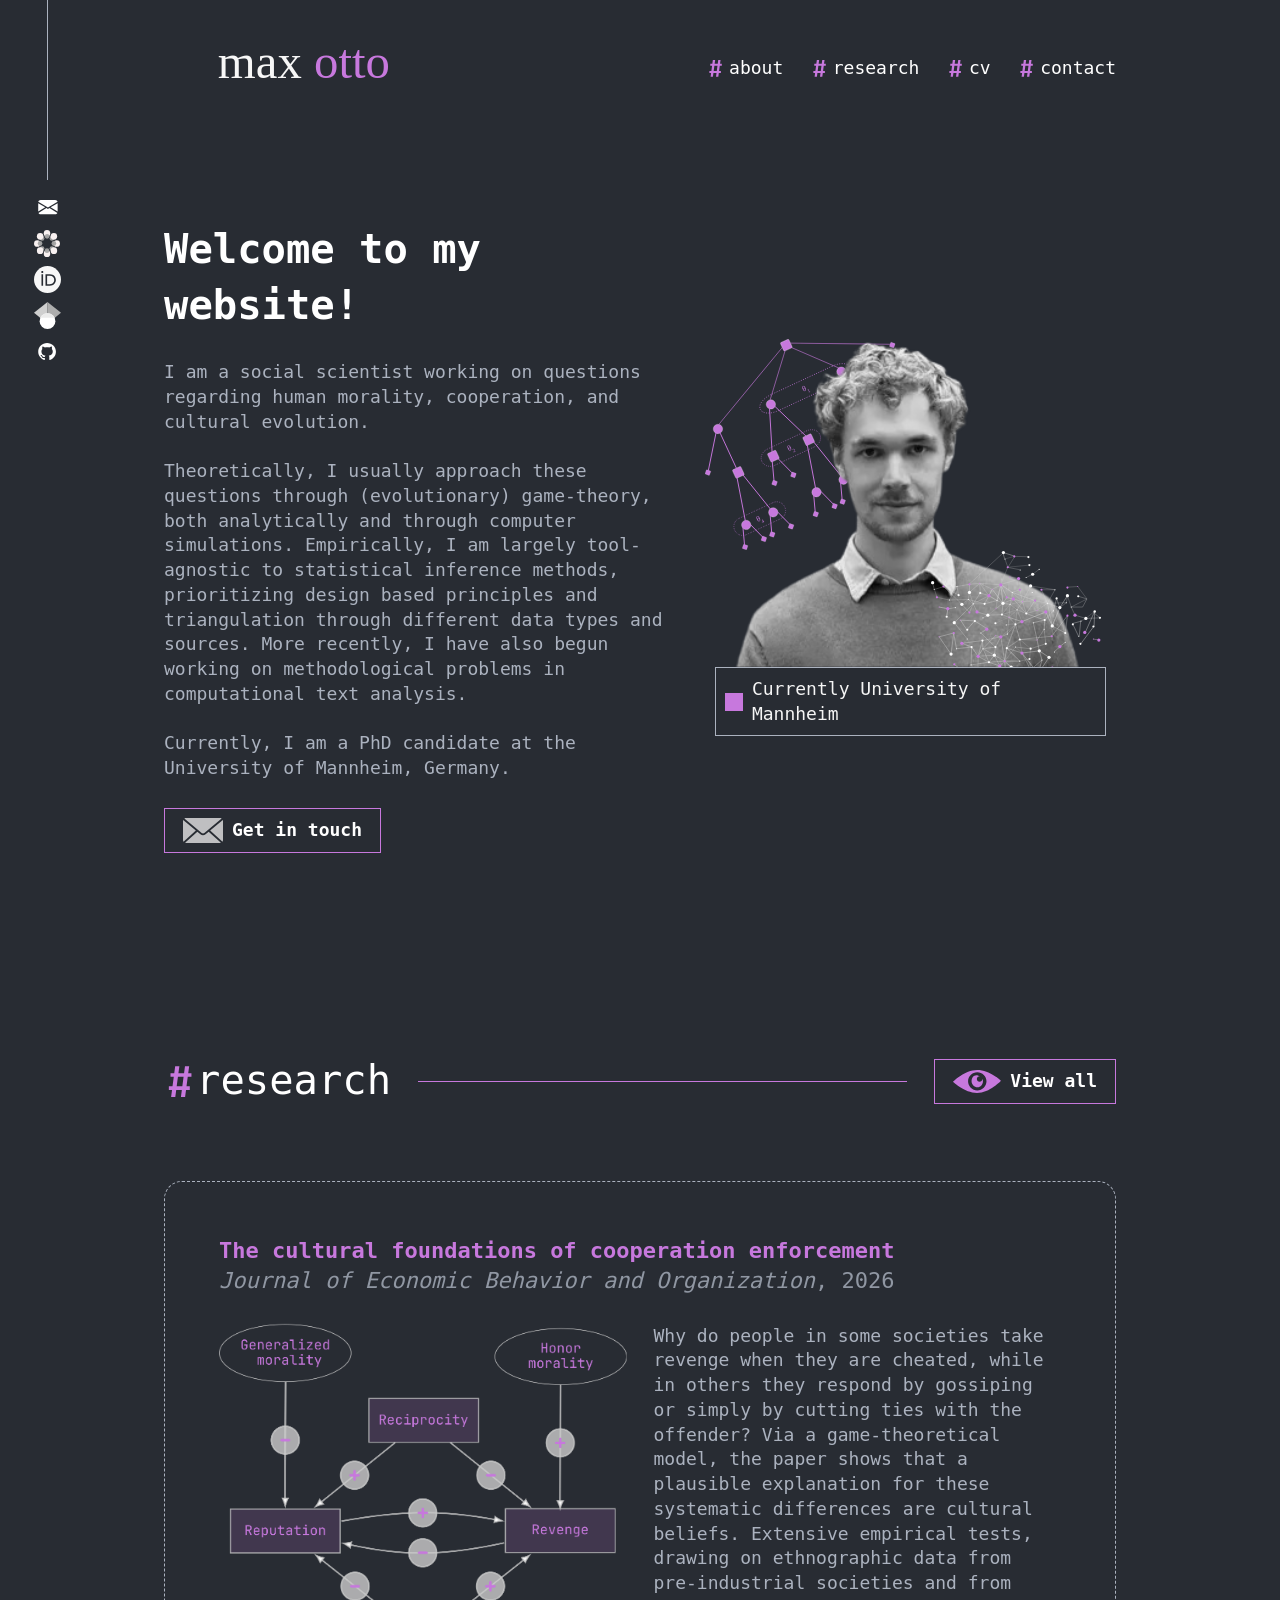
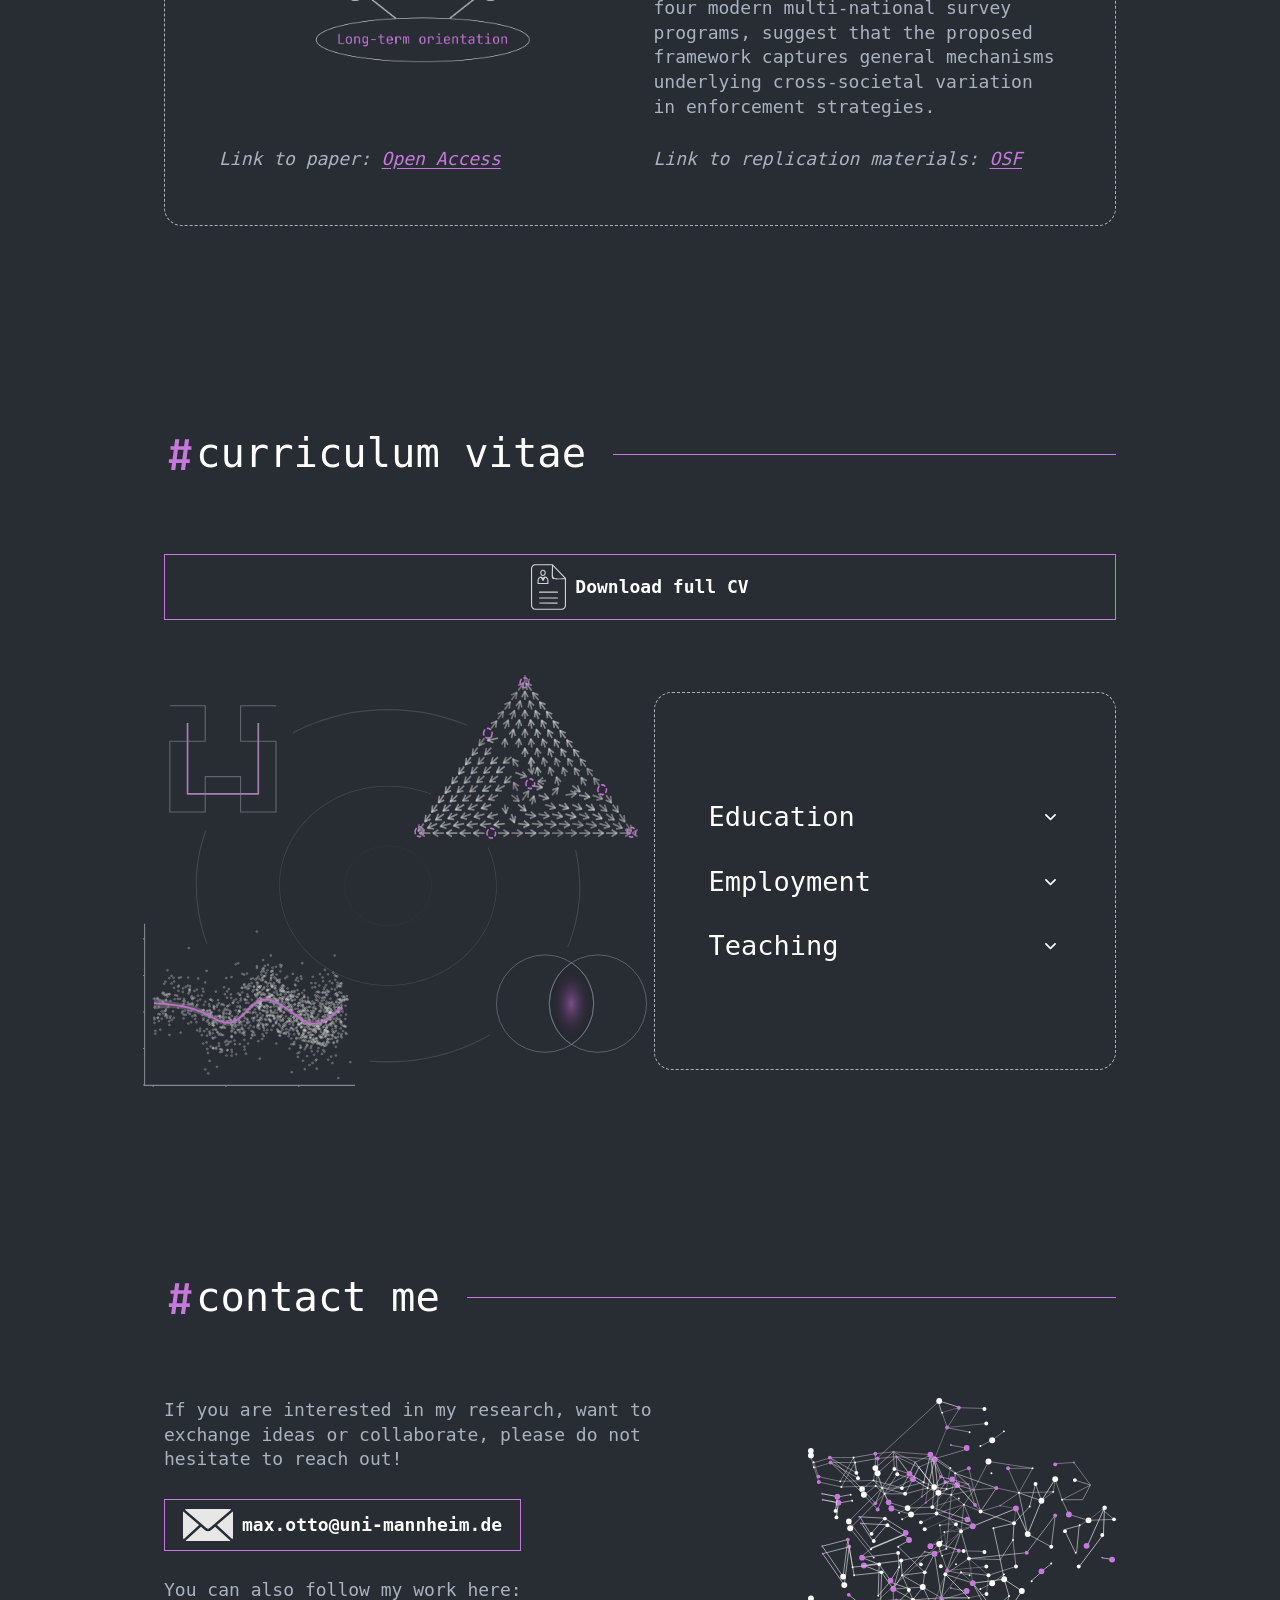
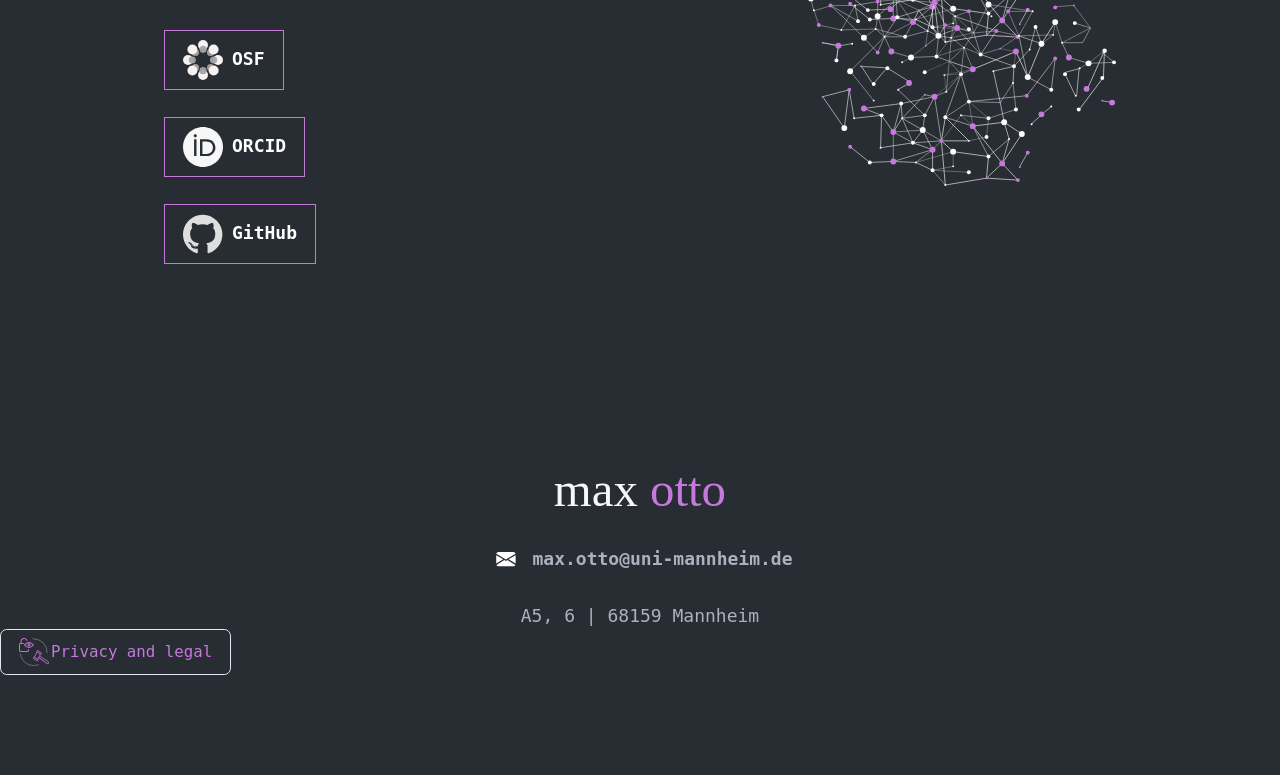
<file: index.html>
<!doctype html>
<html lang="en">
<head>
  <meta charset="utf-8">
  <meta name="viewport" content="width=device-width, initial-scale=1">
  <title>Max Otto</title>
  <meta name="description" content="I am a social scientist working on questions regarding human morality, cooperation, and cultural evolution.">

  <!-- Preview card when the link is shared (LinkedIn, Mastodon, Slack, ...) -->
  <meta property="og:type" content="website">
  <meta property="og:url" content="https://max-otto.com/">
  <meta property="og:title" content="Max Otto">
  <meta property="og:site_name" content="Max Otto">
  <meta property="og:description" content="I am a social scientist working on questions regarding human morality, cooperation, and cultural evolution.">
  <meta property="og:image" content="https://max-otto.com/images/headshot.png">
  <meta name="twitter:card" content="summary_large_image">
  <link rel="canonical" href="https://max-otto.com/">

  <link rel="icon" href="images/favicon.svg" type="image/svg+xml">
  <link rel="icon" href="favicon.ico" sizes="any">
  <link rel="stylesheet" href="css/style.css">
  <script>document.documentElement.classList.add("js");</script>
</head>
<body>

  <!-- =====================================================================
       HEADER  (same on every page — if you change it, change it on
       research/index.html too)
       ===================================================================== -->
  <header class="site-header">
    <div class="container">
      <a class="logo" href="./" aria-label="Max Otto – home">
        <img src="images/logo.svg" alt="max otto">
      </a>
      <button class="menu-button" type="button" aria-label="Menu" aria-expanded="false" aria-controls="main-menu"><span></span></button>
      <nav class="nav" id="main-menu" aria-label="Main">
        <ul>
          <li><a href="#about" data-section="about">about</a></li>
          <li><a href="#research" data-section="research">research</a></li>
          <li><a href="#cv" data-section="cv">cv</a></li>
          <li><a href="#contact" data-section="contact">contact</a></li>
        </ul>
      </nav>
    </div>
    <div class="scroll-progress" aria-hidden="true"></div>
  </header>

  <!-- SIDE BAR: social icons on the left (only on wide screens) -->
  <aside class="side-bar" aria-label="Profiles">
    <a href="mailto:max.otto@uni-mannheim.de" title="Email"><img src="images/icons/mail-small.svg" alt="Email" data-animate="slide-down"></a>
    <a href="https://osf.io/user/7pf5k" title="OSF" target="_blank" rel="noopener"><img src="images/icons/osf.svg" alt="OSF" data-animate="slide-down"></a>
    <a href="https://orcid.org/0009-0001-8440-5640" title="ORCID" target="_blank" rel="noopener"><img src="images/icons/orcid.svg" alt="ORCID" data-animate="slide-down"></a>
    <a href="https://scholar.google.de/citations?user=1wVsFIYAAAAJ&amp;hl=en" title="Google Scholar" target="_blank" rel="noopener"><img src="images/icons/google-scholar.svg" alt="Google Scholar" data-animate="slide-down"></a>
    <a href="https://github.com/maxotto-socsci" title="GitHub" target="_blank" rel="noopener"><img src="images/icons/github-small.svg" alt="GitHub" data-animate="slide-down"></a>
  </aside>


  <main>

    <!-- =================================================================
         ABOUT
         ================================================================= -->
    <section class="section hero" id="about">
      <div class="container">
        <div class="hero-grid">

          <div class="hero-text">
            <h1 data-animate="slide-down">Welcome to my<br>website!</h1>

            <div class="hero-intro" data-animate="zoom">
              <p>I am a social scientist working on questions regarding human morality, cooperation, and cultural evolution.</p>
              <p>Theoretically, I usually approach these questions through (evolutionary) game-theory, both analytically and through computer simulations. Empirically, I am largely tool-agnostic to statistical inference methods, prioritizing design based principles and triangulation through different data types and sources. More recently, I have also begun working on methodological problems in computational text analysis.</p>
              <p>Currently, I am a PhD candidate at the University of Mannheim, Germany.</p>
            </div>

            <a class="button" href="mailto:max.otto@uni-mannheim.de">
              <img src="images/icons/mail.svg" alt="" width="40" height="25" data-animate="slide-down">
              <span>Get in touch</span>
            </a>
          </div>

          <div class="portrait">
            <div class="portrait-image">
              <img class="headshot" src="images/headshot.png" alt="Portrait of Max Otto" width="375" height="328" data-animate="slide-down">
              <img class="overlay-game-tree" src="images/hero-game-tree.svg" alt="">
              <img class="overlay-network" src="images/network.svg" alt="">
            </div>
            <p class="status-badge" data-animate="slide-up">Currently University of Mannheim</p>
          </div>

        </div>
      </div>
    </section>


    <!-- =================================================================
         RESEARCH (highlight — the full list is on research/index.html)
         ================================================================= -->
    <section class="section" id="research">
      <div class="container">
        <div class="section-heading">
          <h2 class="section-title">research</h2>
          <hr class="section-line" data-animate="slide-right">
          <a class="button" href="research/">
            <img src="images/icons/eye.svg" alt="" width="48" height="23" data-animate="slide-down">
            <span>View all</span>
          </a>
        </div>

        <!-- ===== PAPER (copy from here ... ===== -->
        <article class="paper">
          <header class="paper-header">
            <h3 class="paper-title">The cultural foundations of cooperation enforcement</h3>
            <p class="paper-meta"><em>Journal of Economic Behavior and Organization</em>, 2026</p>
          </header>
          <img class="paper-image" src="images/research/jebo-2026-dag.png" alt="Diagram of the model: generalized and honor morality, reciprocity, reputation, revenge and long-term orientation" data-animate="slide-down">
          <p class="paper-abstract">Why do people in some societies take revenge when they are cheated, while in others they respond by gossiping or simply by cutting ties with the offender? Via a game-theoretical model, the paper shows that a plausible explanation for these systematic differences are cultural beliefs. Extensive empirical tests, drawing on ethnographic data from pre-industrial societies and from four modern multi-national survey programs, suggest that the proposed framework captures general mechanisms underlying cross-societal variation in enforcement strategies.</p>
          <p class="paper-link">Link to paper: <a class="text-link" href="https://doi.org/10.1016/j.jebo.2026.107494">Open Access</a></p>
          <p class="paper-link">Link to replication materials: <a class="text-link" href="https://osf.io/4d53r/overview">OSF</a></p>
        </article>
        <!-- ===== ... to here) ===== -->
      </div>
    </section>


    <!-- =================================================================
         CV
         ================================================================= -->
    <section class="section" id="cv">
      <div class="container">
        <div class="section-heading">
          <h2 class="section-title">curriculum vitae</h2>
          <hr class="section-line" data-animate="slide-right">
        </div>

        <!-- To update the CV: replace files/CV_MaxOtto.pdf (keep the name) -->
        <a class="button cv-download" href="files/CV_MaxOtto.pdf">
          <img src="images/icons/cv.svg" alt="" data-animate="slide-down">
          <span>Download full CV</span>
        </a>

        <div class="cv-grid">
          <div class="cv-art">
            <img src="images/cv-shapes.svg" alt="">
          </div>

          <!-- Each <details> block is one fold-out list. Copy an <li> to add an entry. -->
          <div class="cv-box" data-animate-children="slide-up">

            <details class="cv-item" name="cv">
              <summary>Education</summary>
              <ul class="cv-list">
                <li><span class="cv-date">2022–present</span> PhD — University of Mannheim</li>
                <li><span class="cv-date">2019–22</span> M.A. Sociology — Leipzig University</li>
                <li><span class="cv-date">2018–19</span> Mathematics — Leipzig University</li>
                <li><span class="cv-date">2015–18</span> B.A. Sociology — Leipzig University</li>
              </ul>
            </details>

            <details class="cv-item" name="cv">
              <summary>Employment</summary>
              <ul class="cv-list">
                <li><span class="cv-date">2023–present</span> University of Mannheim</li>
                <li><span class="cv-date">2018–21</span> Leipzig University</li>
              </ul>
            </details>

            <details class="cv-item" name="cv">
              <summary>Teaching</summary>
              <ul class="cv-list">
                <li><span class="cv-date">2025–2026 (Fall)</span> Research Design (Tutorial; Graduate) — Mannheim</li>
                <li><span class="cv-date">2024–2026 (Fall)</span> Data analysis (Exercise; Undergraduate) — Mannheim</li>
                <li><span class="cv-date">2023–2025 (Spring)</span> Multivariate data analysis (Exercise; Undergraduate) — Mannheim</li>
                <li><span class="cv-date">2020–2021 (Spring)</span> Sociological Theory (Tutorial; Undergraduate) — Leipzig University</li>
                <li><span class="cv-date">2019–2020 (Fall)</span> Intro to scientific research (Tutorial; Undergraduate) — Leipzig University</li>
              </ul>
            </details>

          </div>
        </div>
      </div>
    </section>


    <!-- =================================================================
         CONTACT
         ================================================================= -->
    <section class="section" id="contact">
      <div class="container">
        <div class="section-heading">
          <h2 class="section-title">contact me</h2>
          <hr class="section-line" data-animate="slide-right">
        </div>

        <div class="contact-grid">
          <div class="contact-text" data-animate="slide-up">
            <p>If you are interested in my research, want to exchange ideas or collaborate, please do not hesitate to reach out!</p>
            <a class="button" href="mailto:max.otto@uni-mannheim.de">
              <img class="icon-mail" src="images/icons/mail-white.svg" alt="" data-animate="slide-down">
              <span>max.otto@uni-mannheim.de</span>
            </a>
            <p>You can also follow my work here:</p>
            <a class="button" href="https://osf.io/user/7pf5k">
              <img src="images/icons/osf.svg" alt="" data-animate="slide-down">
              <span>OSF</span>
            </a>
            <a class="button" href="https://orcid.org/0009-0001-8440-5640">
              <img src="images/icons/orcid.svg" alt="" data-animate="slide-down">
              <span>ORCID</span>
            </a>
            <a class="button" href="https://github.com/maxotto-socsci">
              <img src="images/icons/github.svg" alt="" data-animate="slide-down">
              <span>GitHub</span>
            </a>
          </div>

          <div class="contact-art" aria-hidden="true">
            <img src="images/network.svg" alt="">
            <img class="layer-small" src="images/network-small.svg" alt="">
            <img class="layer-offset" src="images/network.svg" alt="">
          </div>
        </div>
      </div>
    </section>

  </main>


  <!-- =====================================================================
       FOOTER  (same on every page)
       ===================================================================== -->
  <footer class="site-footer">
    <div class="container">
      <a class="logo" href="./" aria-label="Max Otto – home">
        <img src="images/logo.svg" alt="max otto">
      </a>
      <a class="footer-mail" href="mailto:max.otto@uni-mannheim.de">
        <img src="images/icons/mail-small.svg" alt="">
        <span>max.otto@uni-mannheim.de</span>
      </a>
      <p>A5, 6 | 68159 Mannheim</p>
    </div>

    <details class="privacy">
      <summary><img src="images/icons/privacy.svg" alt=""> Privacy and legal</summary>
      <div class="privacy-panel">
        <button class="privacy-close" type="button" aria-label="Close">×</button>
        <p><b>Privacy:</b> I do not personally collect any data of yours or use any third-party tracking scripts on this site. However, it is hosted via GitHub Pages, which may log some technical information of visitors (see the <a class="text-link" href="https://docs.github.com/en/site-policy/privacy-policies/github-general-privacy-statement">GitHub Privacy Statement</a> for details).</p>
        <p><b>Credits &amp; License:</b> The site's design was adapted from <a class="text-link" href="https://www.figma.com/community/file/1164933568884615740">@elias_dev's design</a> in the Figma Community, licensed under <a class="text-link" href="https://creativecommons.org/licenses/by/4.0/">CC BY 4.0</a>. Except when otherwise noted, all original content (text, images etc.) is © 2026 Max Otto.</p>
      </div>
    </details>
  </footer>

  <script src="js/main.js"></script>
</body>
</html>
</file>
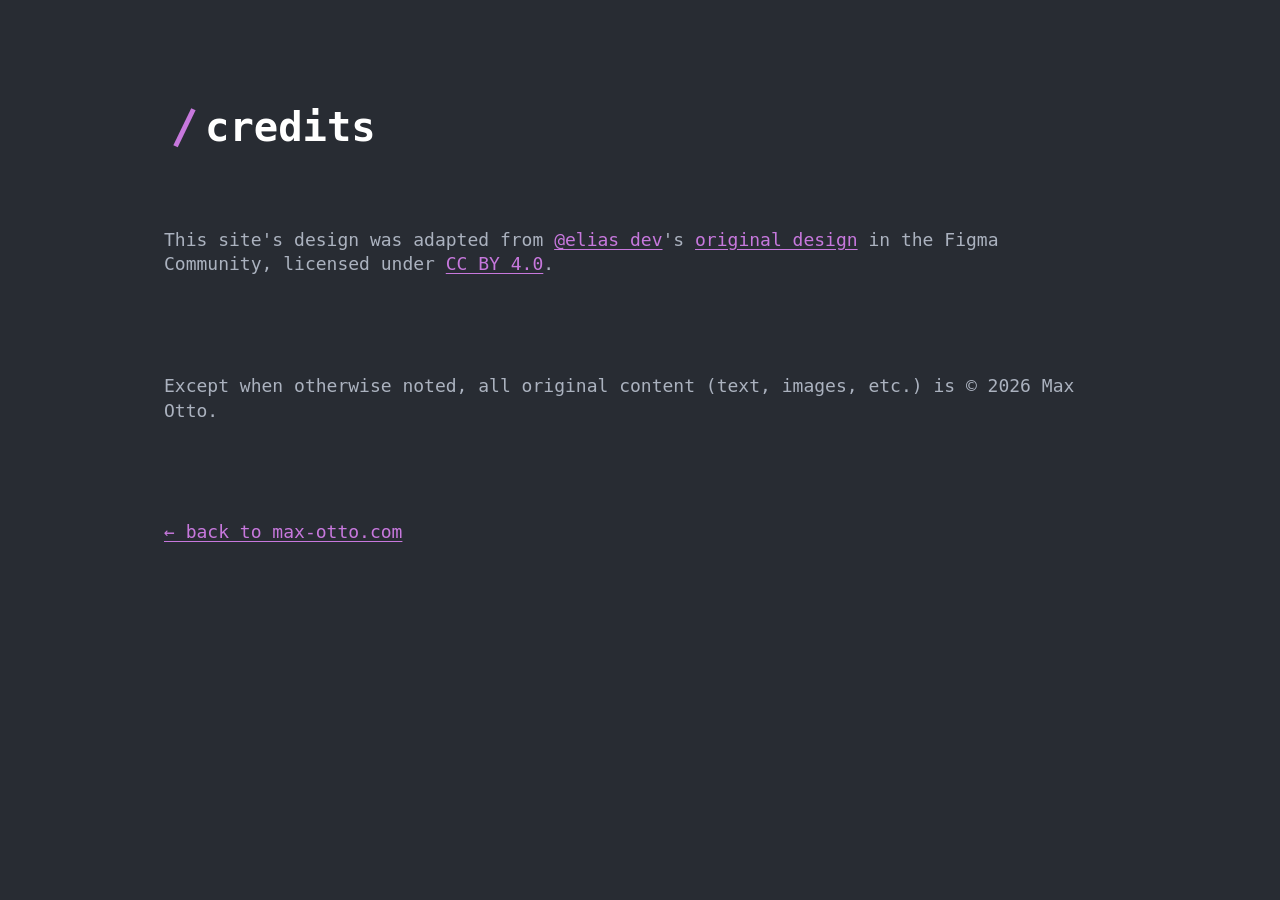
<file: credits/index.html>
<!doctype html>
<html lang="en">
<head>
  <meta charset="utf-8">
  <meta name="viewport" content="width=device-width, initial-scale=1">
  <title>Credits – Max Otto</title>
  <link rel="icon" href="../images/favicon.svg" type="image/svg+xml">
  <link rel="stylesheet" href="../css/style.css">
</head>
<body style="padding-top: 0">
  <main class="section">
    <div class="container page-intro">
      <h1 class="page-title">credits</h1>
      <p>This site's design was adapted from <a class="text-link" href="https://www.figma.com/@elias_dev">@elias_dev</a>'s <a class="text-link" href="https://www.figma.com/community/file/1164933568884615740">original design</a> in the Figma Community, licensed under <a class="text-link" href="https://creativecommons.org/licenses/by/4.0/">CC BY 4.0</a>.</p>
      <p>Except when otherwise noted, all original content (text, images, etc.) is © 2026 Max Otto.</p>
      <p><a class="text-link" href="../">← back to max-otto.com</a></p>
    </div>
  </main>
</body>
</html>
</file>
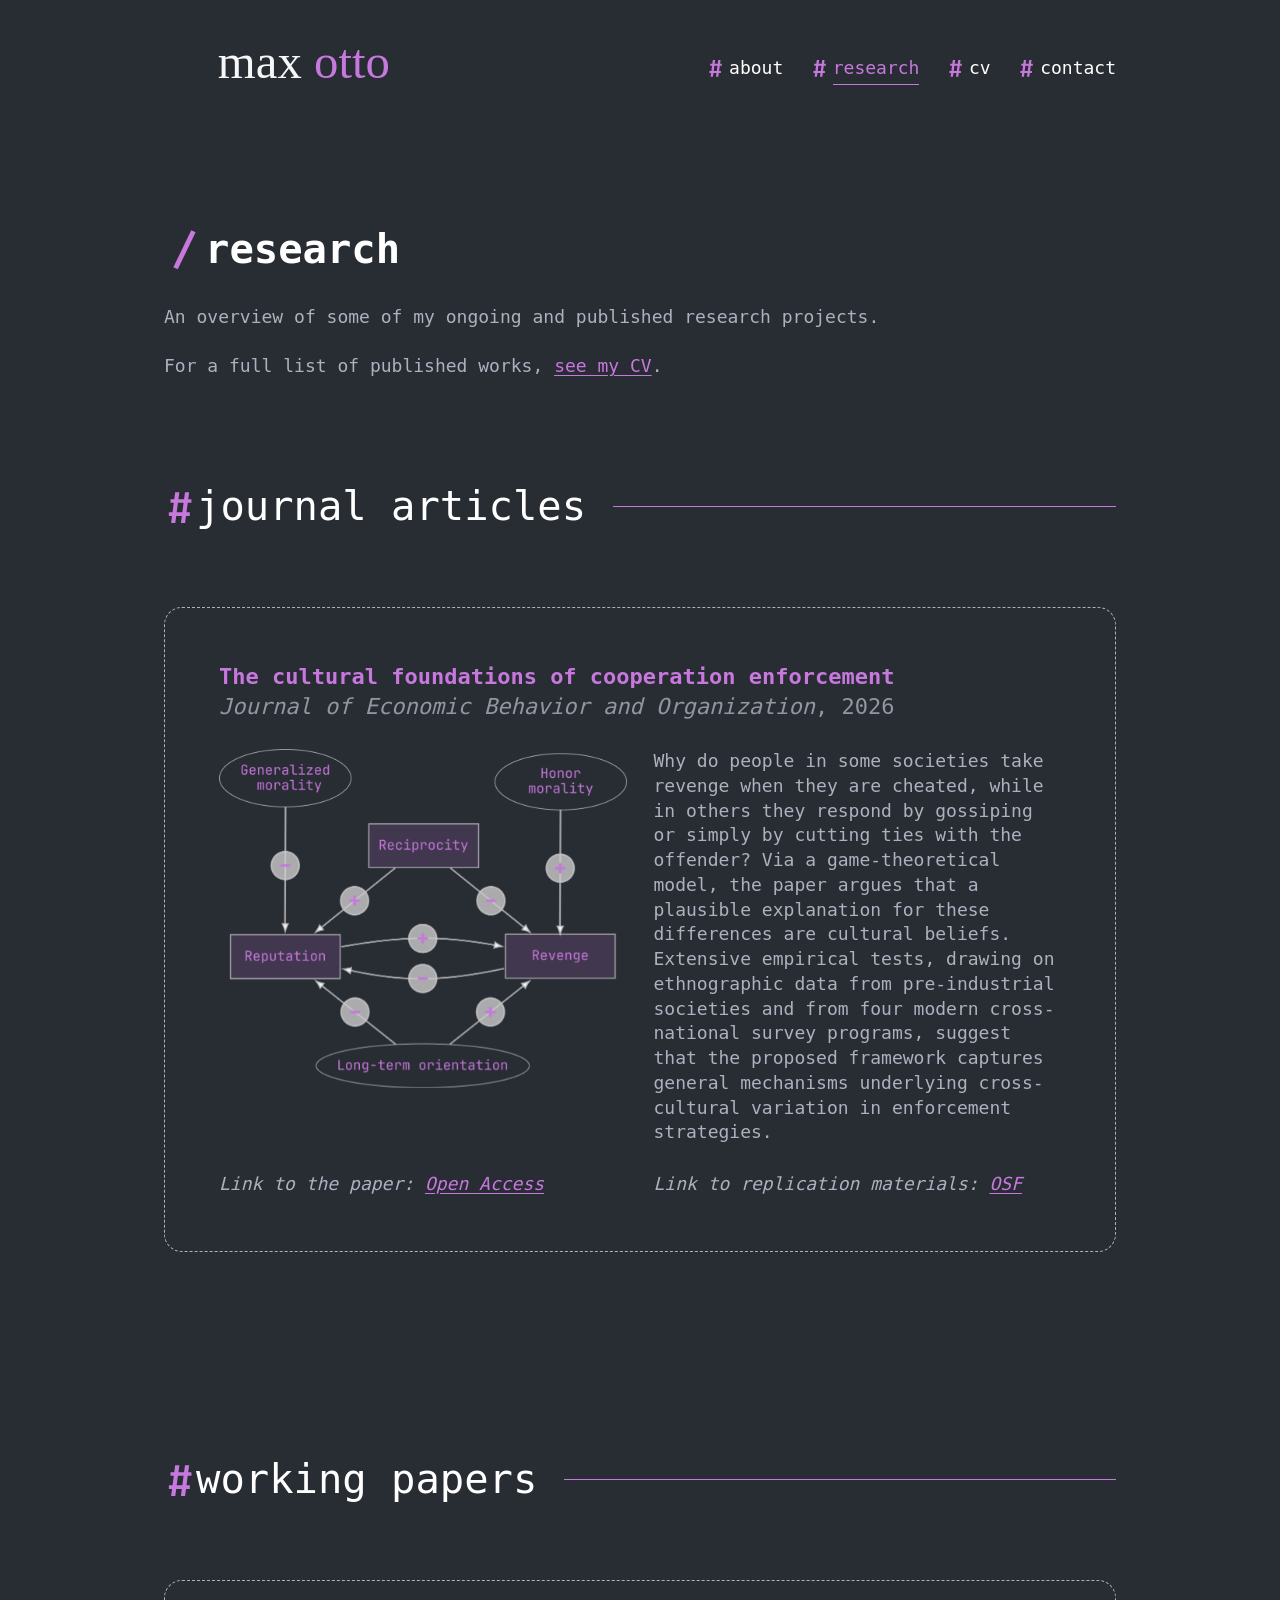
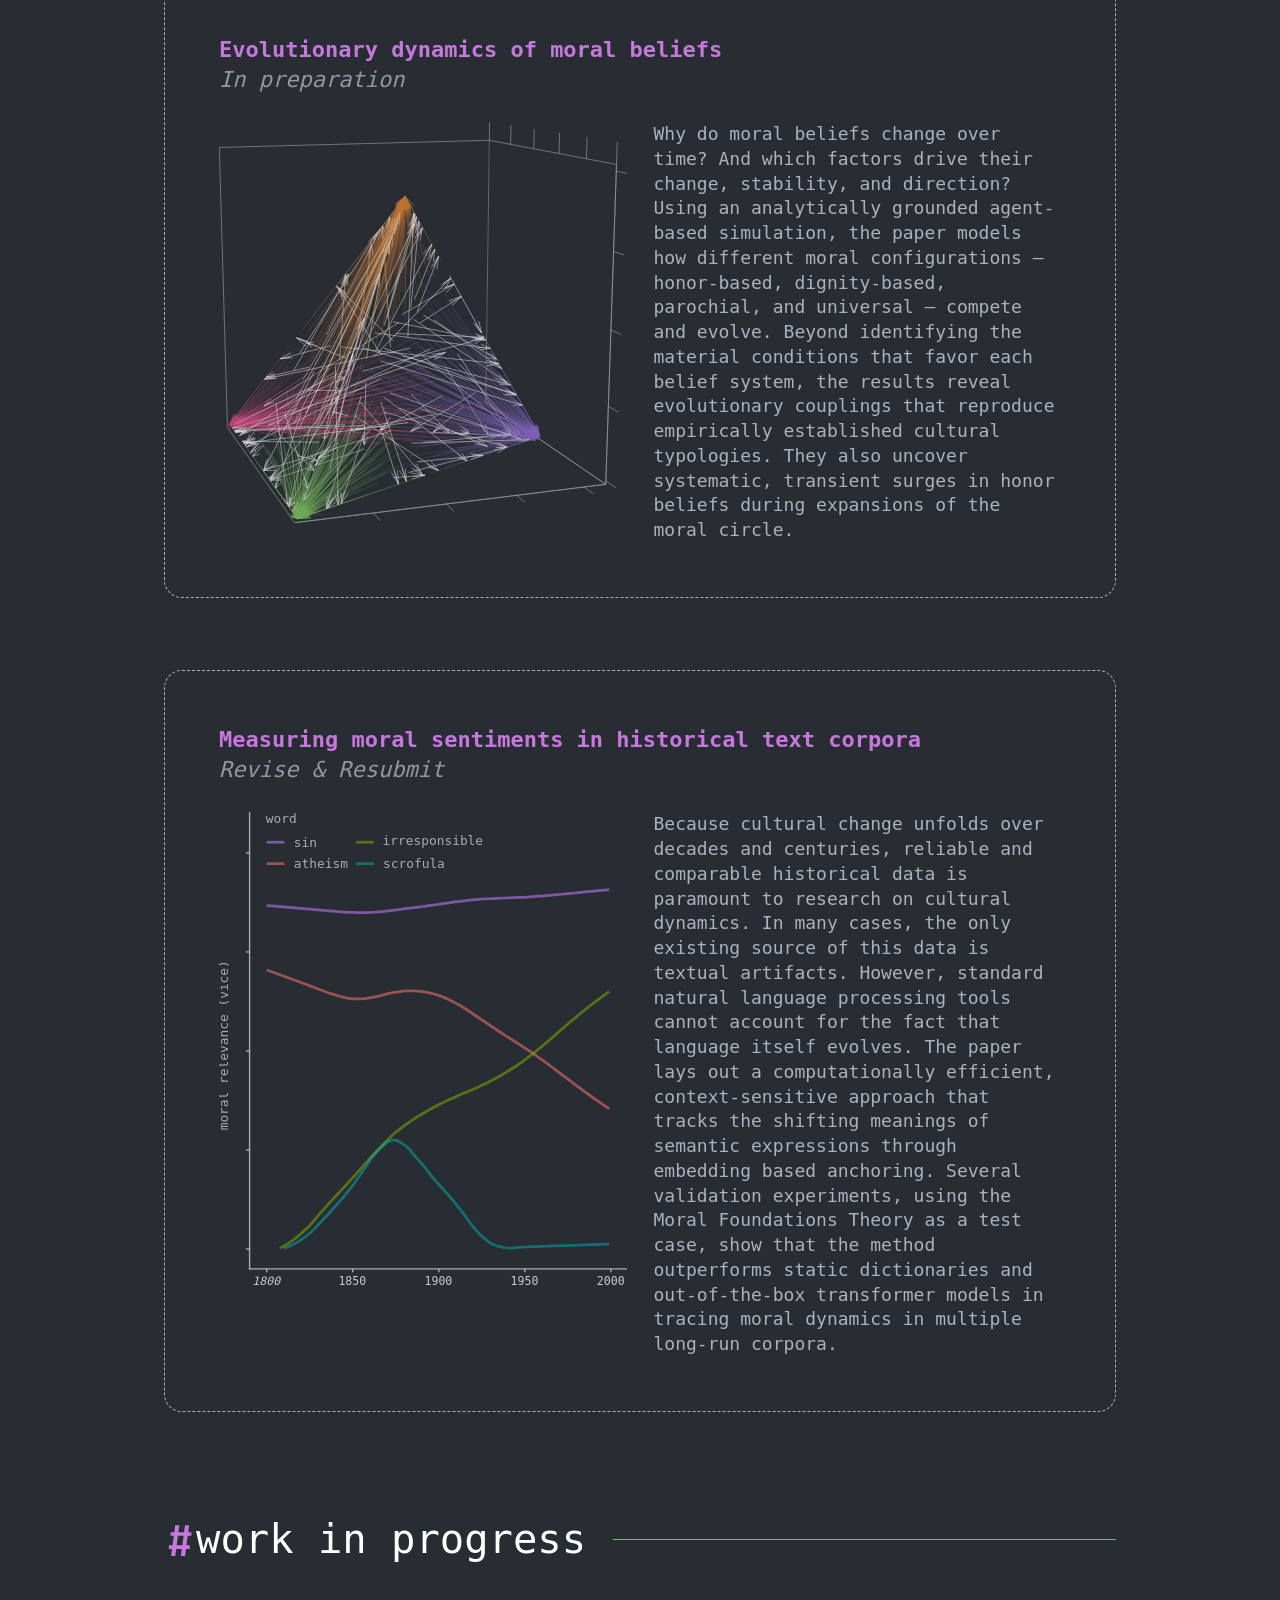
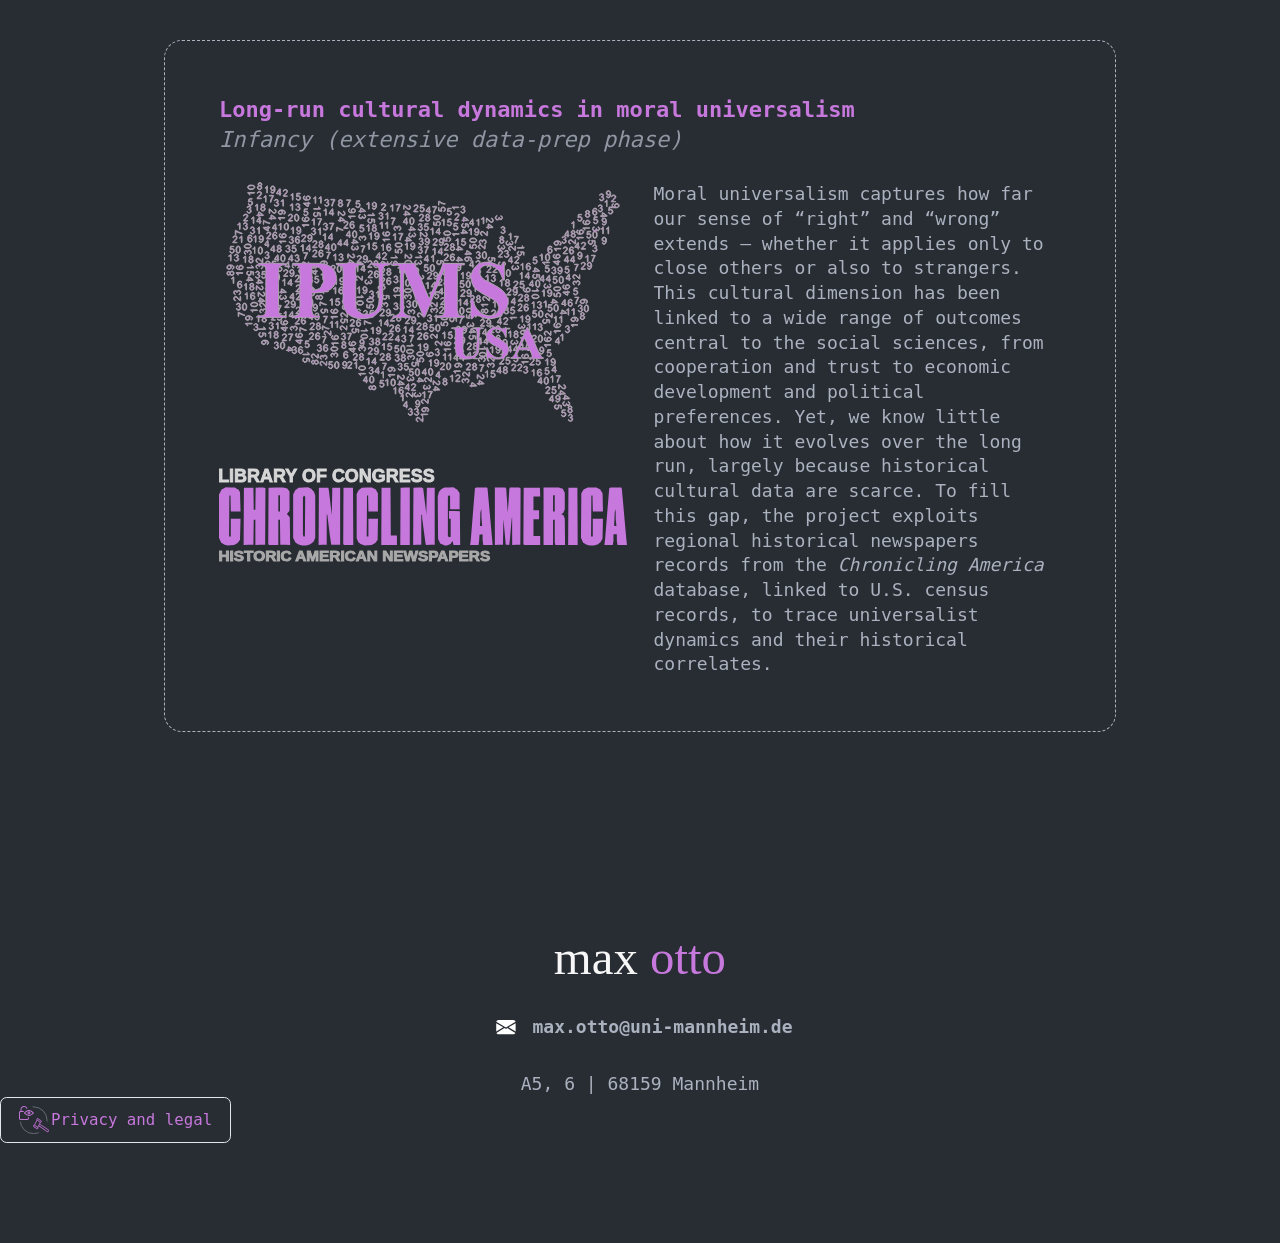
<file: projects/index.html>
<!doctype html>
<!-- The research page used to live at /projects/. This page forwards old links to /research/. -->
<html lang="en">
<head>
  <meta charset="utf-8">
  <title>Research – Max Otto</title>
  <link rel="canonical" href="https://max-otto.com/research/">
  <meta http-equiv="refresh" content="0; url=../research/">
  <script>location.replace("../research/");</script>
</head>
<body style="background:#282c33;color:#abb2bf;font-family:monospace">
  <p>This page has moved to <a href="../research/" style="color:#c778dd">max-otto.com/research</a>.</p>
</body>
</html>
</file>
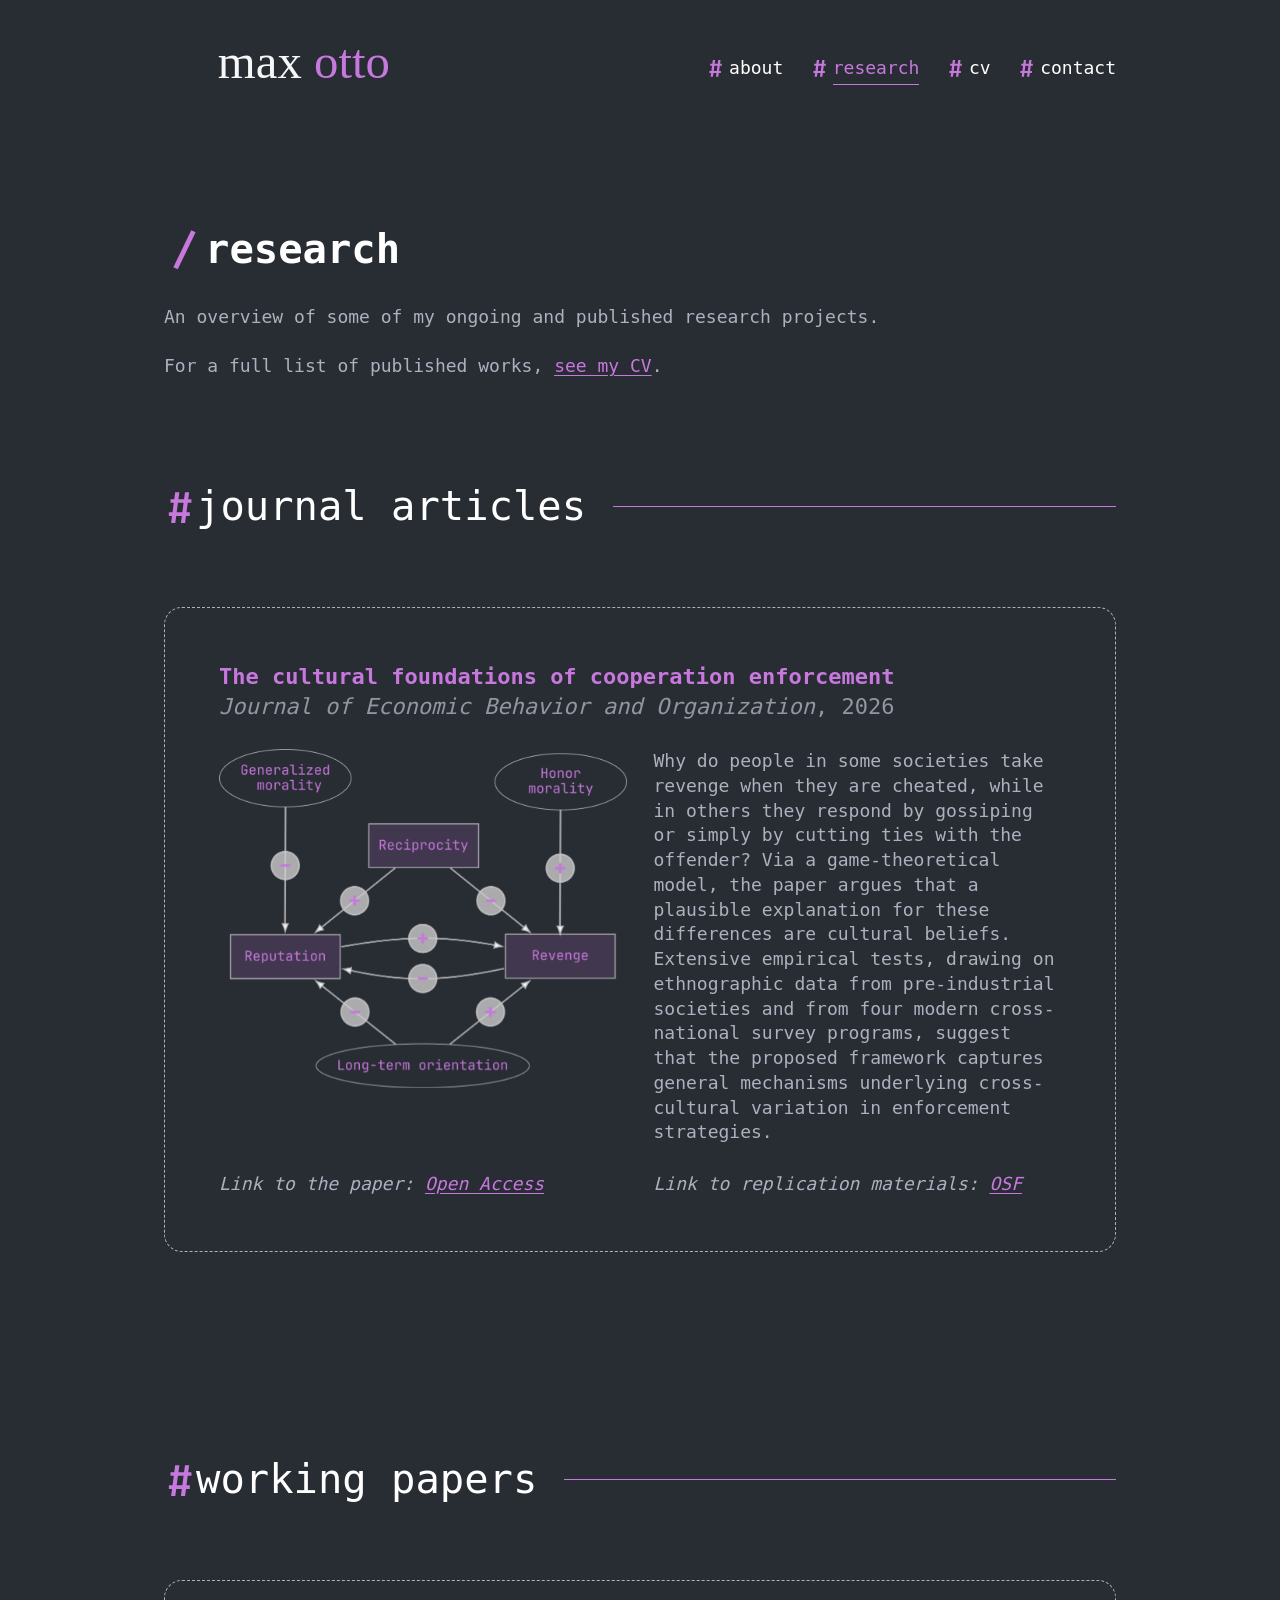
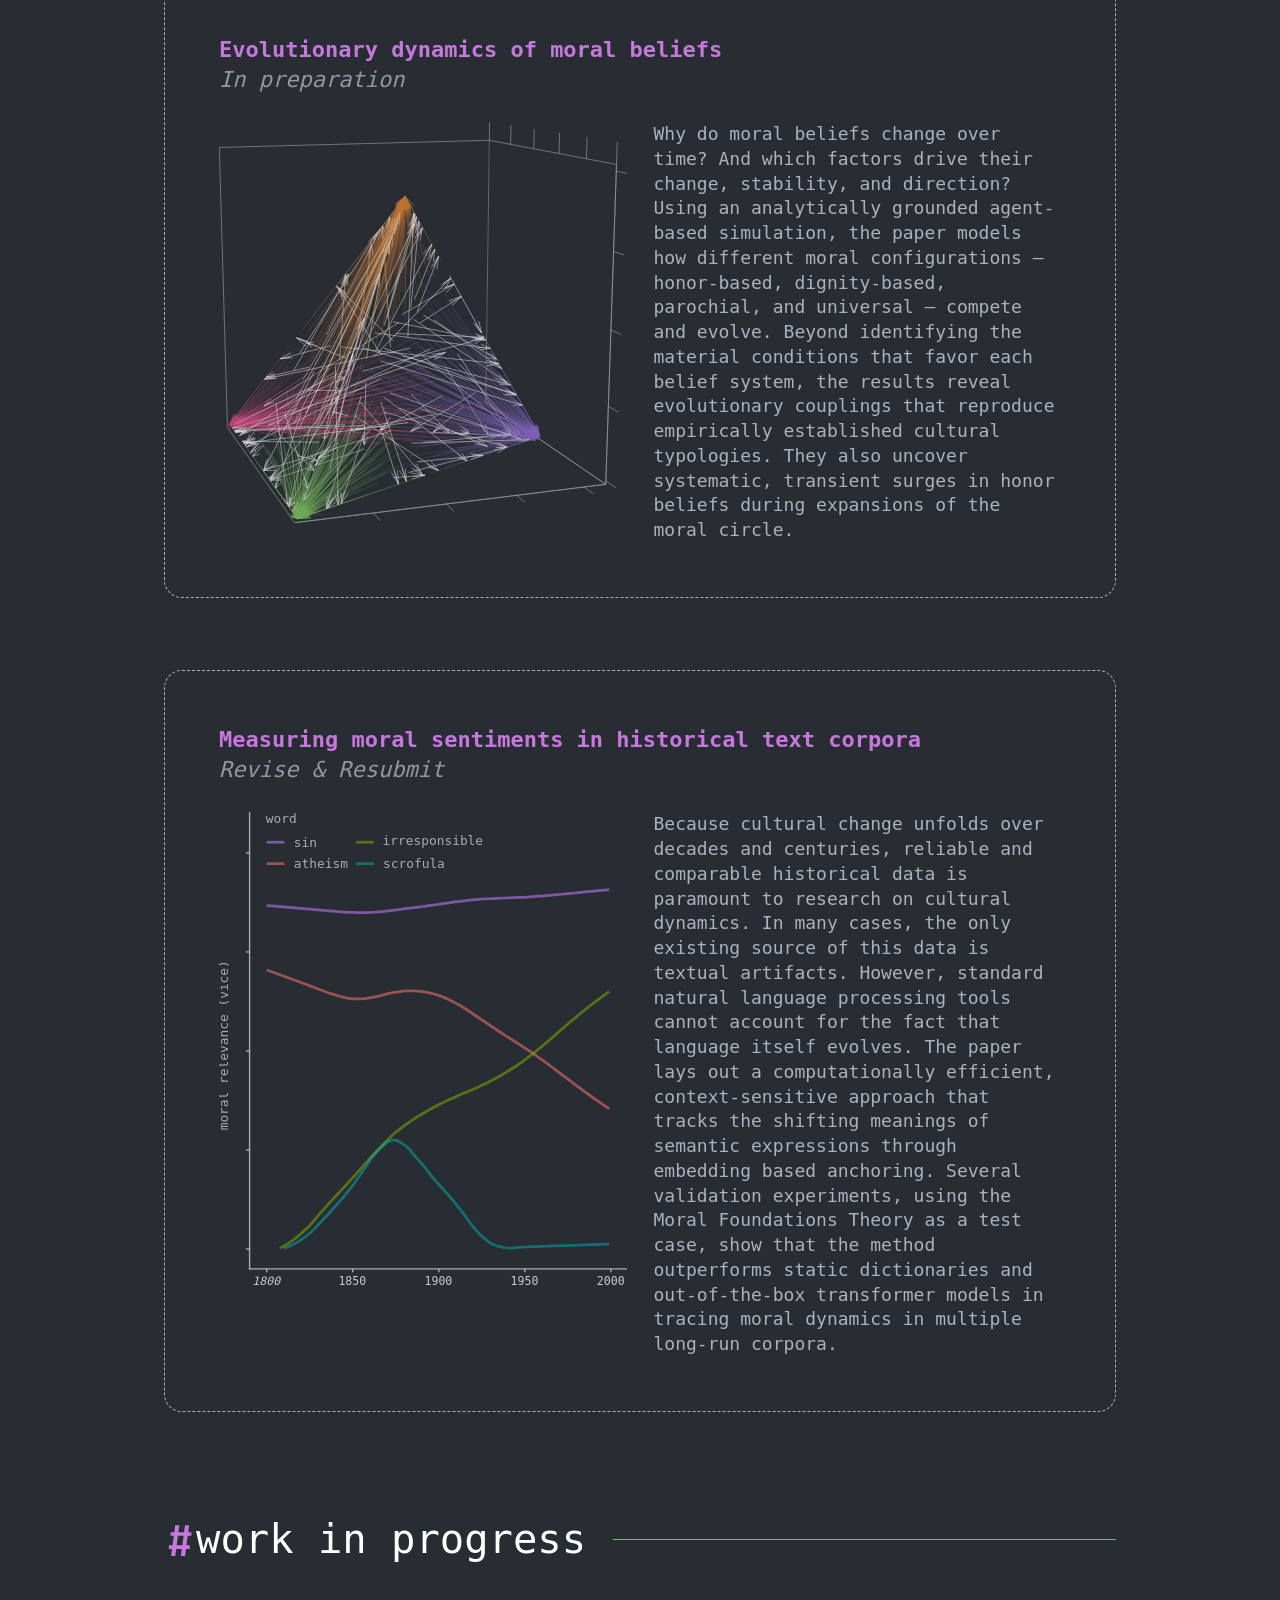
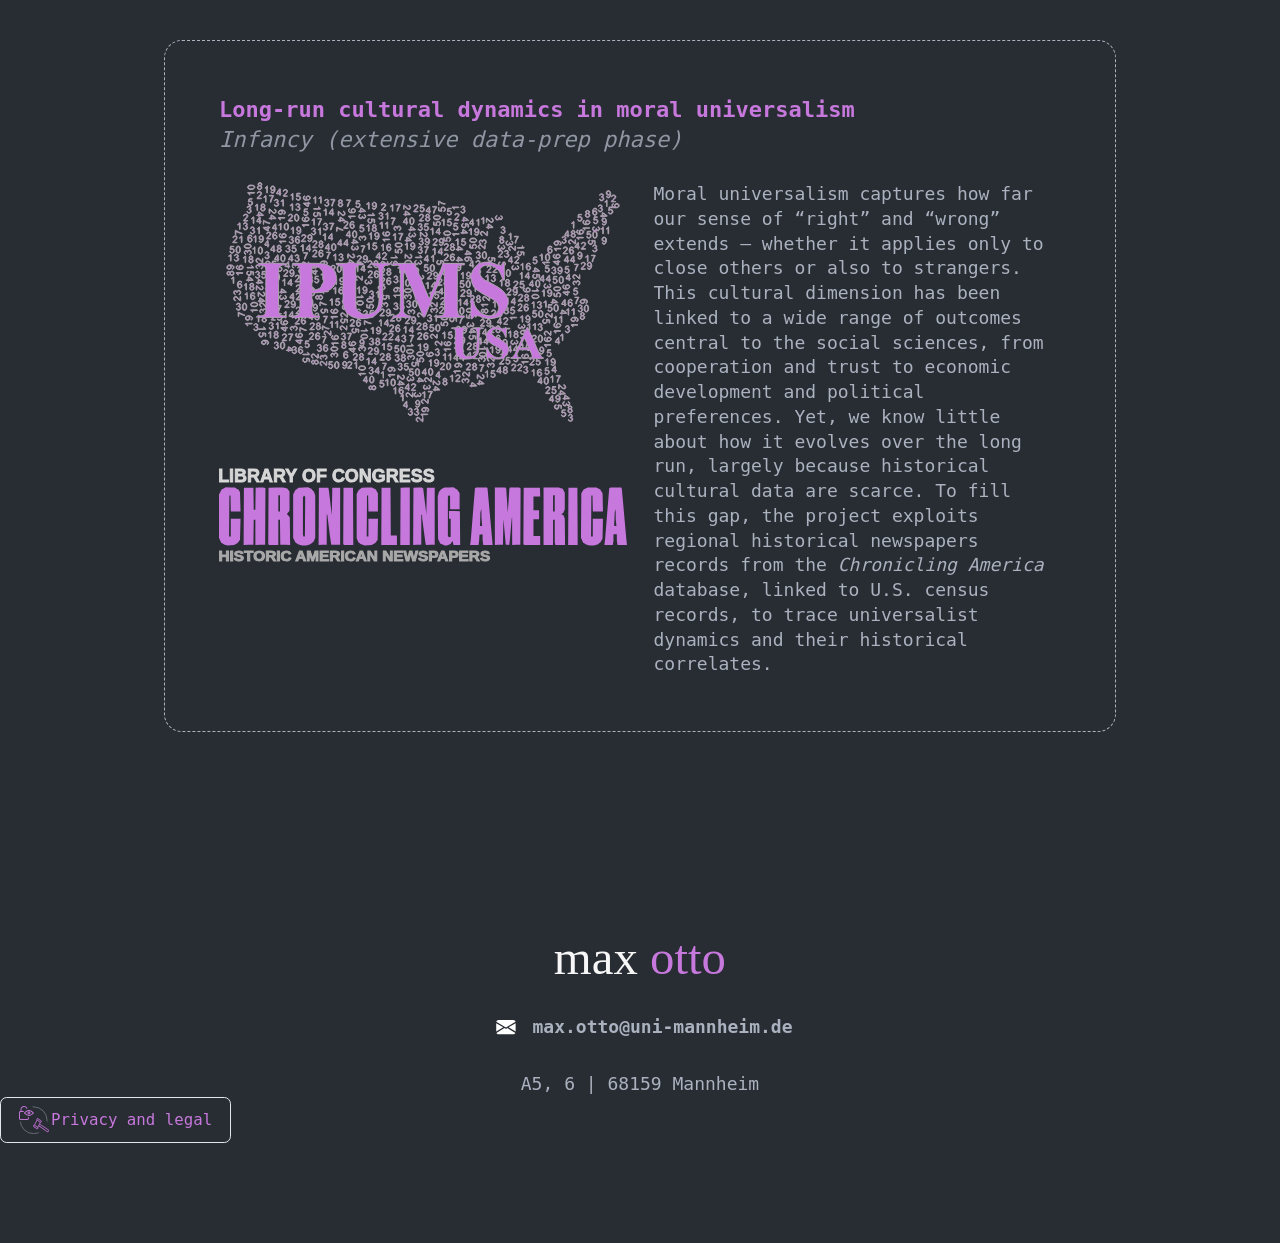
<file: research/index.html>
<!doctype html>
<html lang="en">
<head>
  <meta charset="utf-8">
  <meta name="viewport" content="width=device-width, initial-scale=1">
  <title>Research – Max Otto</title>
  <meta name="description" content="An overview of ongoing and published research projects by Max Otto on morality, cooperation, and cultural evolution.">

  <meta property="og:type" content="website">
  <meta property="og:url" content="https://max-otto.com/research/">
  <meta property="og:title" content="Research – Max Otto">
  <meta property="og:site_name" content="Max Otto">
  <meta property="og:description" content="An overview of ongoing and published research projects by Max Otto on morality, cooperation, and cultural evolution.">
  <meta property="og:image" content="https://max-otto.com/images/headshot.png">
  <meta name="twitter:card" content="summary_large_image">
  <link rel="canonical" href="https://max-otto.com/research/">

  <link rel="icon" href="../images/favicon.svg" type="image/svg+xml">
  <link rel="icon" href="../favicon.ico" sizes="any">
  <link rel="stylesheet" href="../css/style.css">
  <script>document.documentElement.classList.add("js");</script>
</head>
<body>

  <!-- =====================================================================
       HEADER  (same on every page — if you change it, change it on
       index.html too. Note the "../" in front of links on this page.)
       ===================================================================== -->
  <header class="site-header">
    <div class="container">
      <a class="logo" href="../" aria-label="Max Otto – home">
        <img src="../images/logo.svg" alt="max otto">
      </a>
      <button class="menu-button" type="button" aria-label="Menu" aria-expanded="false" aria-controls="main-menu"><span></span></button>
      <nav class="nav" id="main-menu" aria-label="Main">
        <ul>
          <li><a href="../#about">about</a></li>
          <li><a href="./" aria-current="page">research</a></li>
          <li><a href="../#cv">cv</a></li>
          <li><a href="../#contact">contact</a></li>
        </ul>
      </nav>
    </div>
    <div class="scroll-progress" aria-hidden="true"></div>
  </header>


  <main>

    <!-- =================================================================
         INTRO
         ================================================================= -->
    <section class="section no-bottom-space">
      <div class="container">
        <div class="page-intro">
          <h1 class="page-title">research</h1>
          <div>
            <p>An overview of some of my ongoing and published research projects.</p>
            <p>For a full list of published works, <a class="text-link" href="../#cv">see my CV</a>.</p>
          </div>
        </div>
      </div>
    </section>


    <!-- =================================================================
         JOURNAL ARTICLES
         To add a paper: copy one <article class="paper"> ... </article>
         block and paste it inside the same <div class="paper-list">.
         ================================================================= -->
    <section class="section" id="journal-articles">
      <div class="container">
        <div class="section-heading">
          <h2 class="section-title">journal articles</h2>
          <hr class="section-line" data-animate="slide-right">
        </div>

        <div class="paper-list">

          <article class="paper">
            <header class="paper-header">
              <h3 class="paper-title">The cultural foundations of cooperation enforcement</h3>
              <p class="paper-meta"><em>Journal of Economic Behavior and Organization</em>, 2026</p>
            </header>
            <img class="paper-image" src="../images/research/jebo-2026-dag.png" alt="Diagram of the model: generalized and honor morality, reciprocity, reputation, revenge and long-term orientation" data-animate="slide-down">
            <p class="paper-abstract">Why do people in some societies take revenge when they are cheated, while in others they respond by gossiping or simply by cutting ties with the offender? Via a game-theoretical model, the paper argues that a plausible explanation for these differences are cultural beliefs. Extensive empirical tests, drawing on ethnographic data from pre-industrial societies and from four modern cross-national survey programs, suggest that the proposed framework captures general mechanisms underlying cross-cultural variation in enforcement strategies.</p>
            <p class="paper-link">Link to the paper: <a class="text-link" href="https://doi.org/10.1016/j.jebo.2026.107494">Open Access</a></p>
            <p class="paper-link">Link to replication materials: <a class="text-link" href="https://osf.io/4d53r/overview">OSF</a></p>
          </article>

        </div>
      </div>
    </section>


    <!-- =================================================================
         WORKING PAPERS
         ================================================================= -->
    <section class="section" id="working-papers">
      <div class="container">
        <div class="section-heading">
          <h2 class="section-title">working papers</h2>
          <hr class="section-line" data-animate="slide-right">
        </div>

        <div class="paper-list">

          <article class="paper">
            <header class="paper-header">
              <h3 class="paper-title">Evolutionary dynamics of moral beliefs</h3>
              <p class="paper-meta"><em>In preparation</em></p>
            </header>
            <img class="paper-image" src="../images/research/moral-beliefs-simplex.svg" alt="Simulated trajectories of moral belief systems in a simplex" data-animate="slide-down">
            <p class="paper-abstract">Why do moral beliefs change over time? And which factors drive their change, stability, and direction? Using an analytically grounded agent-based simulation, the paper models how different moral configurations — honor-based, dignity-based, parochial, and universal — compete and evolve. Beyond identifying the material conditions that favor each belief system, the results reveal evolutionary couplings that reproduce empirically established cultural typologies. They also uncover systematic, transient surges in honor beliefs during expansions of the moral circle.</p>
          </article>

          <article class="paper">
            <header class="paper-header">
              <h3 class="paper-title">Measuring moral sentiments in historical text corpora</h3>
              <p class="paper-meta"><em>Revise & Resubmit</em></p>
            </header>
            <img class="paper-image" src="../images/research/moral-trajectories.svg" alt="Moral relevance of the words sin, atheism, irresponsible and scrofula, 1800–2000" data-animate="slide-down">
            <p class="paper-abstract">Because cultural change unfolds over decades and centuries, reliable and comparable historical data is paramount to research on cultural dynamics. In many cases, the only existing source of this data is textual artifacts. However, standard natural language processing tools cannot account for the fact that language itself evolves. The paper lays out a computationally efficient, context-sensitive approach that tracks the shifting meanings of semantic expressions through embedding based anchoring. Several validation experiments, using the Moral Foundations Theory as a test case, show that the method outperforms static dictionaries and out-of-the-box transformer models in tracing moral dynamics in multiple long-run corpora.</p>
          </article>

        </div>
      </div>
    </section>


    <!-- =================================================================
         WORK IN PROGRESS
         ================================================================= -->
    <section class="section no-top-space" id="work-in-progress">
      <div class="container">
        <div class="section-heading">
          <h2 class="section-title">work in progress</h2>
          <hr class="section-line" data-animate="slide-right">
        </div>

        <div class="paper-list">

          <article class="paper">
            <header class="paper-header">
              <h3 class="paper-title">Long-run cultural dynamics in moral universalism</h3>
              <p class="paper-meta"><em>Infancy (extensive data-prep phase)</em></p>
            </header>
            <img class="paper-image" src="../images/research/universalism-data-sources.svg" alt="Data sources: IPUMS USA and Chronicling America (Library of Congress)" data-animate="slide-down">
            <p class="paper-abstract">Moral universalism captures how far our sense of “right” and “wrong” extends — whether it applies only to close others or also to strangers. This cultural dimension has been linked to a wide range of outcomes central to the social sciences, from cooperation and trust to economic development and political preferences. Yet, we know little about how it evolves over the long run, largely because historical cultural data are scarce. To fill this gap, the project exploits regional historical newspapers records from the <em>Chronicling America</em> database, linked to U.S. census records, to trace universalist dynamics and their historical correlates.</p>
          </article>

        </div>
      </div>
    </section>

  </main>


  <!-- =====================================================================
       FOOTER  (same on every page)
       ===================================================================== -->
  <footer class="site-footer">
    <div class="container">
      <a class="logo" href="../" aria-label="Max Otto – home">
        <img src="../images/logo.svg" alt="max otto">
      </a>
      <a class="footer-mail" href="mailto:max.otto@uni-mannheim.de">
        <img src="../images/icons/mail-small.svg" alt="">
        <span>max.otto@uni-mannheim.de</span>
      </a>
      <p>A5, 6 | 68159 Mannheim</p>
    </div>

    <details class="privacy">
      <summary><img src="../images/icons/privacy.svg" alt=""> Privacy and legal</summary>
      <div class="privacy-panel">
        <button class="privacy-close" type="button" aria-label="Close">×</button>
        <p><b>Privacy:</b> I do not personally collect any data of yours or use any third-party tracking scripts on this site. However, it is hosted via GitHub Pages, which may log some technical information of visitors (see the <a class="text-link" href="https://docs.github.com/en/site-policy/privacy-policies/github-general-privacy-statement">GitHub Privacy Statement</a> for details).</p>
        <p><b>Credits &amp; License:</b> The site's design was adapted from <a class="text-link" href="https://www.figma.com/community/file/1164933568884615740">@elias_dev's design</a> in the Figma Community, licensed under <a class="text-link" href="https://creativecommons.org/licenses/by/4.0/">CC BY 4.0</a>. Except when otherwise noted, all original content (text, images etc.) is © 2026 Max Otto.</p>
      </div>
    </details>
  </footer>

  <script src="../js/main.js"></script>
</body>
</html>
</file>
<file: css/style.css>
/* ==========================================================================
   max-otto.com — stylesheet
   --------------------------------------------------------------------------
   Contents
     1.  Settings (colours, fonts, sizes)  <- change the look here
     2.  Base
     3.  Header & navigation (incl. the compact bar while scrolling)
     4.  Side bar with social icons
     5.  Sections & section titles
     6.  Buttons & links
     7.  Hero ("about")
     8.  Paper cards (research)
     9.  CV
     10. Contact
     11. Footer & privacy panel
     12. Animations
     13. Smaller screens
   ========================================================================== */


/* 1. SETTINGS ------------------------------------------------------------- */
:root {
  /* Colours */
  --color-background: #282c33;
  --color-text: #abb2bf;          /* normal body text */
  --color-heading: #ffffff;       /* headings, button text */
  --color-accent: #c778dd;        /* purple: links, #, lines */
  --color-subtle: #9097a3;        /* journal names, status lines */
  --color-border: #abb2bf;        /* dashed card borders */
  --color-panel: #4b5059;         /* privacy pop-up background */

  /* Fonts */
  --font-main: ui-monospace, "SF Mono", "Cascadia Code", "Source Code Pro", Menlo, Consolas, "DejaVu Sans Mono", monospace;
  --font-size: 18px;
  --line-height: 1.375;
  --size-title: 40.5px;           /* page & section titles */
  --size-card-title: 22px;
  --size-cv-title: 27px;

  /* Spacing */
  --page-width: 1024px;
  --page-padding: 36px;
  --gap: 27px;                    /* gap between most elements */
  --gap-large: 72px;              /* gap between a section title and its content */
  --section-space: 100px;         /* empty space above/below each section */
  --card-padding: 54px;
  --card-radius: 18px;

  /* Header */
  --header-height: 122px;         /* height of the big header at the top */
  --header-height-compact: 72px;  /* height of the bar while scrolling */
  --logo-width: 280px;

  /* Animation */
  --anim-duration: 0.3s;
  --anim-ease: cubic-bezier(.5, -.7, .1, 1.5);   /* slightly springy */
}


/* 2. BASE ----------------------------------------------------------------- */
*, *::before, *::after { box-sizing: border-box; }

html {
  background: var(--color-background);
  scroll-behavior: smooth;
  scroll-padding-top: calc(var(--header-height-compact) + 16px);
}

body {
  margin: 0;
  padding-top: var(--header-height);
  background: var(--color-background);
  color: var(--color-text);
  font-family: var(--font-main);
  font-size: var(--font-size);
  line-height: var(--line-height);
  -webkit-font-smoothing: antialiased;
}

h1, h2, h3, p, ul { margin: 0; }
ul { padding: 0; list-style: none; }
img { display: block; max-width: 100%; height: auto; }

a { color: var(--color-accent); }

.container {
  width: 100%;
  max-width: var(--page-width);
  margin: 0 auto;
  padding: 0 var(--page-padding);
}

/* grid columns may shrink below their content's natural width */
.hero-grid > *, .paper > *, .cv-grid > *, .contact-grid > * { min-width: 0; }

:focus-visible { outline: 2px solid var(--color-accent); outline-offset: 3px; }


/* 3. HEADER & NAVIGATION -------------------------------------------------- */
.site-header {
  position: fixed;
  top: 0; left: 0; right: 0;
  z-index: 50;
  transition: background-color .35s ease, border-color .35s ease, backdrop-filter .35s ease;
  border-bottom: 1px solid transparent;
}

.site-header .container {
  display: flex;
  align-items: center;
  justify-content: space-between;
  gap: var(--gap);
  height: var(--header-height);
  transition: height .35s ease;
}

.logo { display: block; flex-shrink: 0; }
.logo img {
  width: var(--logo-width);
  padding-left: 50px;             /* the logo sits slightly indented, as in the original design */
  transition: width .35s ease;
}

.nav ul { display: flex; gap: var(--gap); margin-top: 18px; transition: margin .35s ease; }

.nav a {
  position: relative;
  display: inline-flex;
  align-items: center;
  gap: 4.5px;
  color: var(--color-heading);
  text-decoration: none;
  text-transform: lowercase;
  transition: color .2s ease;
}
/* the purple # in front of every menu item */
.nav a::before {
  content: "";
  width: 18px; height: 18px;
  background: var(--color-accent);
  -webkit-mask: url("../images/icons/hash.svg") center / contain no-repeat;
          mask: url("../images/icons/hash.svg") center / contain no-repeat;
  transition: background-color .2s ease;
}
/* thin purple line that grows under the hovered / current item */
.nav a::after {
  content: "";
  position: absolute;
  left: 22.5px; right: 0; bottom: -4px;
  height: 1px;
  background: var(--color-accent);
  transform: scaleX(0);
  transform-origin: left;
  transition: transform .3s ease;
}
.nav a:hover { color: var(--color-accent); }
.nav a:hover::after,
.nav a[aria-current="page"]::after,
.is-scrolled .nav a.is-active::after { transform: scaleX(1); }
.nav a[aria-current="page"],
.is-scrolled .nav a.is-active { color: var(--color-accent); }

/* Compact bar: appears as soon as you scroll down (class added by main.js) */
.is-scrolled .site-header {
  background-color: rgb(40 44 51 / .88);
  -webkit-backdrop-filter: blur(10px);
          backdrop-filter: blur(10px);
  border-bottom-color: rgb(171 178 191 / .18);
}
.is-scrolled .site-header .container { height: var(--header-height-compact); }
.is-scrolled .logo img { width: 200px; }
.is-scrolled .nav ul { margin-top: 0; }

/* reading-progress line along the bottom edge of the bar */
.scroll-progress {
  position: absolute;
  left: 0; bottom: -1px;
  width: 100%; height: 1px;
  background: var(--color-accent);
  transform: scaleX(var(--scroll-progress, 0));
  transform-origin: left;
  opacity: 0;
  transition: opacity .35s ease;
}
.is-scrolled .scroll-progress { opacity: 1; }

/* menu button: only shown on small screens (see section 13) */
.menu-button {
  display: none;
  width: 40px; height: 40px;
  padding: 9px;
  border: 0;
  background: none;
  color: var(--color-heading);
  cursor: pointer;
}
.menu-button span {
  display: block; width: 22px; height: 22px;
  background: currentColor;
  -webkit-mask: url("../images/icons/menu.svg") center / contain no-repeat;
          mask: url("../images/icons/menu.svg") center / contain no-repeat;
}


/* 4. SIDE BAR WITH SOCIAL ICONS (home page, wide screens only) ------------ */
.side-bar {
  position: fixed;
  top: 0; left: 20px;
  z-index: 40;
  display: flex;
  flex-direction: column;
  align-items: center;
  padding: 0 9px;
}
.side-bar::before {               /* the vertical line hanging from the top */
  content: "";
  width: 1px; height: 180px;
  margin-bottom: 9px;
  background: var(--color-text);
}
.side-bar a {
  display: block;
  width: 36px; height: 36px;
  padding: 4.5px;
  transition: scale .3s cubic-bezier(.5, 1, .75, 1.25), opacity .2s ease;
}
.side-bar a:hover { scale: 1.15; }
.side-bar img { width: 27px; height: 27px; object-fit: contain; }


/* 5. SECTIONS & SECTION TITLES -------------------------------------------- */
.section { padding: var(--section-space) 0; overflow-x: clip; }
.section.no-top-space { padding-top: 0; }        /* use to pull a section closer to the one above */
.section.no-bottom-space { padding-bottom: 0; }
.section > .container {
  display: flex;
  flex-direction: column;
  gap: var(--gap-large);
}

.section-heading {
  display: flex;
  align-items: center;
  gap: var(--gap);
}

.section-title,
.page-title {
  display: flex;
  align-items: center;
  color: var(--color-heading);
  font-size: var(--size-title);
  font-weight: 500;
  line-height: var(--line-height);
  text-transform: lowercase;
  white-space: nowrap;
}
.page-title { font-weight: 600; }

/* "#" in front of section titles, "/" in front of page titles */
.section-title::before,
.page-title::before {
  content: "";
  flex-shrink: 0;
  width: 32px; height: 32px;
  background: var(--color-accent);
  -webkit-mask: url("../images/icons/hash.svg") center / contain no-repeat;
          mask: url("../images/icons/hash.svg") center / contain no-repeat;
}
.page-title::before {
  width: 41px; height: 41px;
  -webkit-mask-image: url("../images/icons/slash.svg");
          mask-image: url("../images/icons/slash.svg");
}

.section-line {
  flex: 1;
  height: 1px;
  margin: 0;
  border: 0;
  background: var(--color-accent);
}

.page-intro p + p { margin-top: 1.375em; }
.page-intro { display: flex; flex-direction: column; gap: var(--gap); }


/* 6. BUTTONS & LINKS ------------------------------------------------------ */
.button {
  display: inline-flex;
  align-items: center;
  justify-content: center;
  gap: 9px;
  padding: 9px 18px;
  border: 1px solid var(--color-accent);
  color: var(--color-heading);
  font-weight: 600;
  text-decoration: none;
  white-space: nowrap;
  transition: box-shadow .3s cubic-bezier(.5, 1, .75, 1.25), scale .3s cubic-bezier(.5, 1, .75, 1.25);
}
.button:hover {
  box-shadow: 0 0 0 5px var(--color-accent);
  scale: 1.03;
}
.button:active { scale: .97; }
.button img { flex-shrink: 0; }

.text-link {
  color: var(--color-accent);
  text-decoration: underline;
  text-underline-offset: 3px;
  transition: color .2s ease;
}
.text-link:hover { color: var(--color-heading); }


/* 7. HERO ("about") ------------------------------------------------------- */
.hero-grid {
  display: grid;
  grid-template-columns: 1.25fr 1fr;
  align-items: center;
  gap: var(--gap);
}

.hero-text { display: flex; flex-direction: column; align-items: flex-start; gap: var(--gap); }
.hero-text h1 {
  color: var(--color-heading);
  font-size: var(--size-title);
  font-weight: 600;
  line-height: var(--line-height);
}
.hero-intro p + p { margin-top: 1.375em; }

.portrait {
  display: flex;
  flex-direction: column;
  align-items: center;
}
.portrait-image {               /* photo with the two drawings layered on top */
  position: relative;
  width: 375px;
  max-width: 100%;
}
.portrait-image .headshot { position: relative; z-index: 1; width: 100%; }  /* photo sits above the game tree */
.portrait-image .overlay-game-tree {
  position: absolute; top: 0; left: -4.8%; width: 61.3%;
}
.portrait-image .overlay-network {
  position: absolute; z-index: 1; top: 64.6%; left: 55.5%; width: 45.3%;
}

.status-badge {
  position: relative;
  z-index: 2;
  display: flex;
  align-items: center;
  gap: 9px;
  width: min(391px, 100%);
  padding: 9px;
  background: var(--color-background);
  border: 1px solid var(--color-border);
  color: #f5f5f5;
}
.status-badge::before {
  content: "";
  flex-shrink: 0;
  width: 18px; height: 18px;
  background: var(--color-accent);
}


/* 8. PAPER CARDS (research) ----------------------------------------------- */
.paper-list { display: flex; flex-direction: column; gap: var(--gap-large); }

.paper {
  display: grid;
  grid-template-columns: 1fr 1fr;
  align-items: start;
  gap: var(--gap);
  padding: var(--card-padding);
  border: 1px dashed var(--color-border);
  border-radius: var(--card-radius);
}
.paper-header { grid-column: 1 / -1; }
.paper-title {
  color: var(--color-accent);
  font-size: var(--size-card-title);
  font-weight: 700;
  line-height: var(--line-height);
}
.paper-meta {
  color: var(--color-subtle);
  font-size: var(--size-card-title);
}
.paper-meta em { font-style: italic; }
.paper-image { width: 100%; }
.paper-link { font-style: italic; }


/* 9. CV ------------------------------------------------------------------- */
.cv-download { width: 100%; padding-block: 9px; }
.cv-download img { width: 35px; height: 46px; }

.cv-grid {
  display: grid;
  grid-template-columns: 1fr 1fr;
  gap: var(--gap);
}

.cv-art { position: relative; }
.cv-art img {                    /* a bit bigger than its column, centred */
  position: absolute;
  top: 50%; left: -4.5%;
  width: 109%;                    /* size; if you change it, set left to (100% - width) / 2 */
  max-width: none;
  margin-top: -44.5%;             /* = width × 0.816 / 2, keeps it vertically centred */
  pointer-events: none;
}

.cv-box {
  display: flex;
  flex-direction: column;
  justify-content: center;
  gap: var(--gap);
  min-height: 378px;
  padding: var(--card-padding);
  border: 1px dashed var(--color-border);
  border-radius: var(--card-radius);
}

.cv-item summary {
  display: flex;
  align-items: center;
  justify-content: space-between;
  gap: var(--gap);
  color: var(--color-heading);
  font-size: var(--size-cv-title);
  font-weight: 500;
  cursor: pointer;
  list-style: none;
  transition: opacity .2s ease;
}
.cv-item summary::-webkit-details-marker { display: none; }
.cv-item summary:hover { opacity: .8; }
.cv-item summary::after {        /* the little arrow */
  content: "";
  flex-shrink: 0;
  width: 21px; height: 21px;
  background: currentColor;
  -webkit-mask: url("../images/icons/chevron.svg") center / contain no-repeat;
          mask: url("../images/icons/chevron.svg") center / contain no-repeat;
  transition: rotate .3s ease;
}
.cv-item[open] summary::after { rotate: 180deg; }

.cv-list {
  display: flex;
  flex-direction: column;
  gap: 1.375em;
  padding-top: var(--gap);
}
.cv-item[open] .cv-list { animation: cv-open .35s ease-out; }
.cv-date { display: block; color: var(--color-accent); }

@keyframes cv-open {
  from { opacity: 0; translate: 0 -8px; }
}


/* 10. CONTACT ------------------------------------------------------------- */
.contact-grid {
  display: grid;
  grid-template-columns: 2fr 1fr;
  gap: var(--gap);
}
.contact-text {
  display: flex;
  flex-direction: column;
  align-items: flex-start;
  gap: var(--gap);
  max-width: 650px;
}
.contact-text p { max-width: 555px; }
.contact-text .button img { width: 40px; height: 40px; object-fit: contain; }
.contact-text .button img.icon-mail { width: 50px; height: 32px; }

.contact-art { position: relative; padding-bottom: 143px; }  /* room for the offset layer */
.contact-art img { width: 100%; }
.contact-art .layer-small { position: absolute; top: 50px; left: 0; width: 55%; }
.contact-art .layer-offset { position: absolute; top: 143px; left: 0; }

/* Hover effect: while the mouse is over the contact section, the two network
   layers slide apart and turn in opposite directions (as in the original). */
.contact-art .layer-small,
.contact-art .layer-offset {
  transition: translate var(--anim-duration) var(--anim-ease), rotate var(--anim-duration) var(--anim-ease);
}
#contact:hover .contact-art .layer-small  { translate: -50px -50px; rotate: -11deg; }
#contact:hover .contact-art .layer-offset { translate: 50px 50px;   rotate: 11deg; }


/* 11. FOOTER & PRIVACY PANEL ---------------------------------------------- */
.site-footer {
  position: relative;
  padding: var(--section-space) 0;
}
.site-footer .container {
  display: flex;
  flex-direction: column;
  align-items: center;
  gap: var(--gap);
}
.footer-mail {
  display: flex;
  align-items: center;
  gap: 9px;
  color: var(--color-text);
  font-weight: 600;
  text-decoration: none;
  transition: color .2s ease;
}
.footer-mail:hover { color: var(--color-accent); }
.footer-mail img { width: 27px; height: 27px; margin: 4.5px; }

.privacy {
  position: relative;
  z-index: 45;                    /* above the side bar */
  width: fit-content;
}
.privacy summary {
  display: inline-flex;
  align-items: center;
  gap: 2px;
  padding: 8px 18px;
  border: 1px solid #e2e8f0;
  border-radius: 6.75px;
  background: var(--color-background);
  color: var(--color-accent);
  font-size: 15.75px;
  font-weight: 300;
  cursor: pointer;
  list-style: none;
}
.privacy summary::-webkit-details-marker { display: none; }
.privacy summary img { width: 30px; height: 28px; }

.privacy-panel {
  position: absolute;
  left: 0; bottom: calc(100% + 4px);
  width: min(340px, calc(100vw - 16px));
  padding: 18px 36px 18px 18px;
  background: var(--color-panel);
  border: 1px solid rgb(226 232 240 / .5);
  border-radius: 6.75px;
  color: #f1f3f5;
  animation: cv-open .25s ease-out;
}
.privacy-panel p + p { margin-top: 1.375em; }
.privacy-panel b { color: #fff; }
.privacy-close {
  position: absolute;
  top: 12px; right: 12px;
  width: 20px; height: 20px;
  padding: 0;
  border: 0;
  background: none;
  color: var(--color-accent);
  font: inherit;
  font-size: 20px;
  line-height: 1;
  cursor: pointer;
}


/* 12. ANIMATIONS ----------------------------------------------------------
   Add  data-animate="slide-up | slide-down | slide-right | zoom"
   to any element and it plays once when it scrolls into view.
   data-animate-children="slide-up" animates each child separately.
   ------------------------------------------------------------------------- */
@media (prefers-reduced-motion: no-preference) {
  .js [data-animate],
  .js [data-animate-children] > * { opacity: 0; }

  .js .is-visible {
    animation: var(--anim-name, fade-in) var(--anim-duration) var(--anim-ease) var(--anim-delay, 0s) both;
  }
  [data-animate="slide-up"],    [data-animate-children="slide-up"] > *    { --anim-name: slide-up; }
  [data-animate="slide-down"],  [data-animate-children="slide-down"] > *  { --anim-name: slide-down; }
  [data-animate="slide-right"], [data-animate-children="slide-right"] > * { --anim-name: slide-right; }
  [data-animate="zoom"],        [data-animate-children="zoom"] > *        { --anim-name: zoom-in; }

  /* side-bar icons drop in one after the other */
  .side-bar a:nth-child(2) img { --anim-delay: .08s; }
  .side-bar a:nth-child(3) img { --anim-delay: .16s; }
  .side-bar a:nth-child(4) img { --anim-delay: .24s; }
  .side-bar a:nth-child(5) img { --anim-delay: .32s; }
}

@keyframes fade-in     { from { opacity: 0; } to { opacity: 1; } }
@keyframes slide-up    { from { opacity: 0; translate: 0 20%; }  to { opacity: 1; translate: none; } }
@keyframes slide-down  { from { opacity: 0; translate: 0 -20%; } to { opacity: 1; translate: none; } }
@keyframes slide-right { from { opacity: 0; translate: -20% 0; } to { opacity: 1; translate: none; } }
@keyframes zoom-in     { from { opacity: 0; scale: .85; }        to { opacity: 1; scale: 1; } }

/* SPINNING DRAWINGS — linked to scrolling, not to time ----------------------
   These animations have no duration in seconds: the scroll position is the
   "clock". 0% of the animation = start of the range, 100% = end of the range,
   and scrolling back up plays it backwards.

   Knobs you can change per drawing (in the block for that drawing below):
     --spin-in    angle the drawing has before it has scrolled into place
     --spin-out   angle it turns to when scrolling away
     --drift      how far it moves while scrolling away  (x y; minus = left / up)
     --faded      opacity at the start / end (1 = fully visible)
     animation-range   WHICH part of the scrolling drives the animation:
        CV drawing: "cover 0%" = drawing appears at the bottom of the screen,
                    "contain 50%" = halfway through the screen,
                    "exit 100%" = has left at the top.
        Hero:       "0px 600px" = the first 600 pixels of scrolling the page.
                    Larger second number = slower turn.

   Works in Chrome, Edge and Safari 26+. Other browsers show the drawings
   standing still. Switched off for "reduce motion".
   ------------------------------------------------------------------------- */
@supports (animation-timeline: view()) {
  @media (prefers-reduced-motion: no-preference) {

    /* CV drawing: turns into place while scrolling in, drifts away when leaving */
    .cv-art img {
      --spin-in: 33deg;
      --spin-out: -33deg;
      --drift: 0 -100px;
      --faded: .5;
      animation: spin-in linear backwards, spin-out linear forwards;
      animation-timeline: view(), view();
      animation-range: cover 0% contain 50%, contain 50% exit 100%;
    }

    /* Hero: the two drawings around the portrait turn clockwise together, as
       if they sat on one ring around the centre of the photo.
       transform-origin = the point each drawing turns around; both values
       point at the centre of the photo (measured from each drawing's own
       top-left corner, so they look different but are the same spot). */
    .portrait-image .overlay-game-tree,
    .portrait-image .overlay-network {
      --spin-out: 160deg;          /* plus = clockwise; same for both, so they move as one */
      --drift: 2px 4px;           /* sideways movement while turning (x y) — always give a unit, e.g. px */
      --faded: .05;
      animation: spin-out linear both;
      animation-timeline: scroll(root);
      animation-range: 0px 600px;
    }
    .portrait-image .overlay-game-tree { transform-origin: 89.3% 78.1%; }
    .portrait-image .overlay-network   { transform-origin: -12.1% -35.6%; }

    /* "Get in touch" button fades out as it reaches the top */
    .hero .button {
      animation: fade-out linear forwards;
      animation-timeline: view();
      animation-range: contain 50% contain 100%;
    }
  }
}
@keyframes spin-in  { from { opacity: var(--faded); rotate: var(--spin-in); } }
@keyframes spin-out { to   { opacity: var(--faded); rotate: var(--spin-out); translate: var(--drift); } }
@keyframes fade-out { to   { opacity: 0; } }


/* 13. SMALLER SCREENS ----------------------------------------------------- */

/* tablets / small laptops: hide the side bar */
@media (max-width: 1112px) {
  .side-bar { display: none; }
}

/* tablets: hide the menu behind a button */
@media (max-width: 767px) {
  :root {
    --header-height: 96px;
    --header-height-compact: 64px;
    --size-title: 30px;
    --size-card-title: 20px;
    --size-cv-title: 21px;
    --gap-large: 48px;
    --section-space: 64px;
    --card-padding: 27px;
    --logo-width: 230px;
  }
  .logo img { padding-left: 30px; }
  .is-scrolled .logo img { width: 180px; }

  .menu-button { display: block; }
  .nav {
    position: absolute;
    top: 100%; left: 0; right: 0;
    background: var(--color-background);
    border-bottom: 1px solid rgb(171 178 191 / .18);
    visibility: hidden;
    opacity: 0;
    translate: 0 -8px;
    transition: opacity .25s ease, translate .25s ease, visibility .25s;
  }
  .nav ul {
    flex-direction: column;
    gap: 18px;
    margin: 0;
    padding: 24px var(--page-padding) 28px;
  }
  .menu-open .nav { visibility: visible; opacity: 1; translate: none; }
  .menu-open .site-header {
    background-color: var(--color-background);
    -webkit-backdrop-filter: none;
            backdrop-filter: none;
  }

  .section-heading { flex-wrap: wrap; justify-content: center; gap: 18px; }
  .section-heading .section-line { flex-basis: 100%; order: 1; }
  .section-heading .button { order: 2; }
  .section-title { white-space: normal; }
  .section-title::before { width: 26px; height: 26px; }
  .page-title::before { width: 32px; height: 32px; }

  .hero-grid,
  .paper,
  .cv-grid,
  .contact-grid { grid-template-columns: 1fr; }
  .hero-grid { gap: var(--gap-large); }

  .cv-art { height: 260px; }
  .cv-art img { left: 50%; width: 280px; margin-left: -140px; margin-top: -114px; }
  .cv-box { min-height: 0; }

  .contact-art { width: 100%; max-width: 320px; margin: 0 auto; }

  .site-footer .container { margin-bottom: 18px; }
}

/* phones */
@media (max-width: 479px) {
  :root {
    --font-size: 16px;
    --page-padding: 18px;
    --size-title: 26px;
    --size-card-title: 18px;
    --size-cv-title: 19px;
    --card-padding: 22px;
    --gap: 22px;
  }
  .logo img { padding-left: 0; }
  .is-scrolled .logo img { width: 160px; }
  .button { white-space: normal; }
  .contact-text .button span { overflow-wrap: anywhere; }
}
</file>
